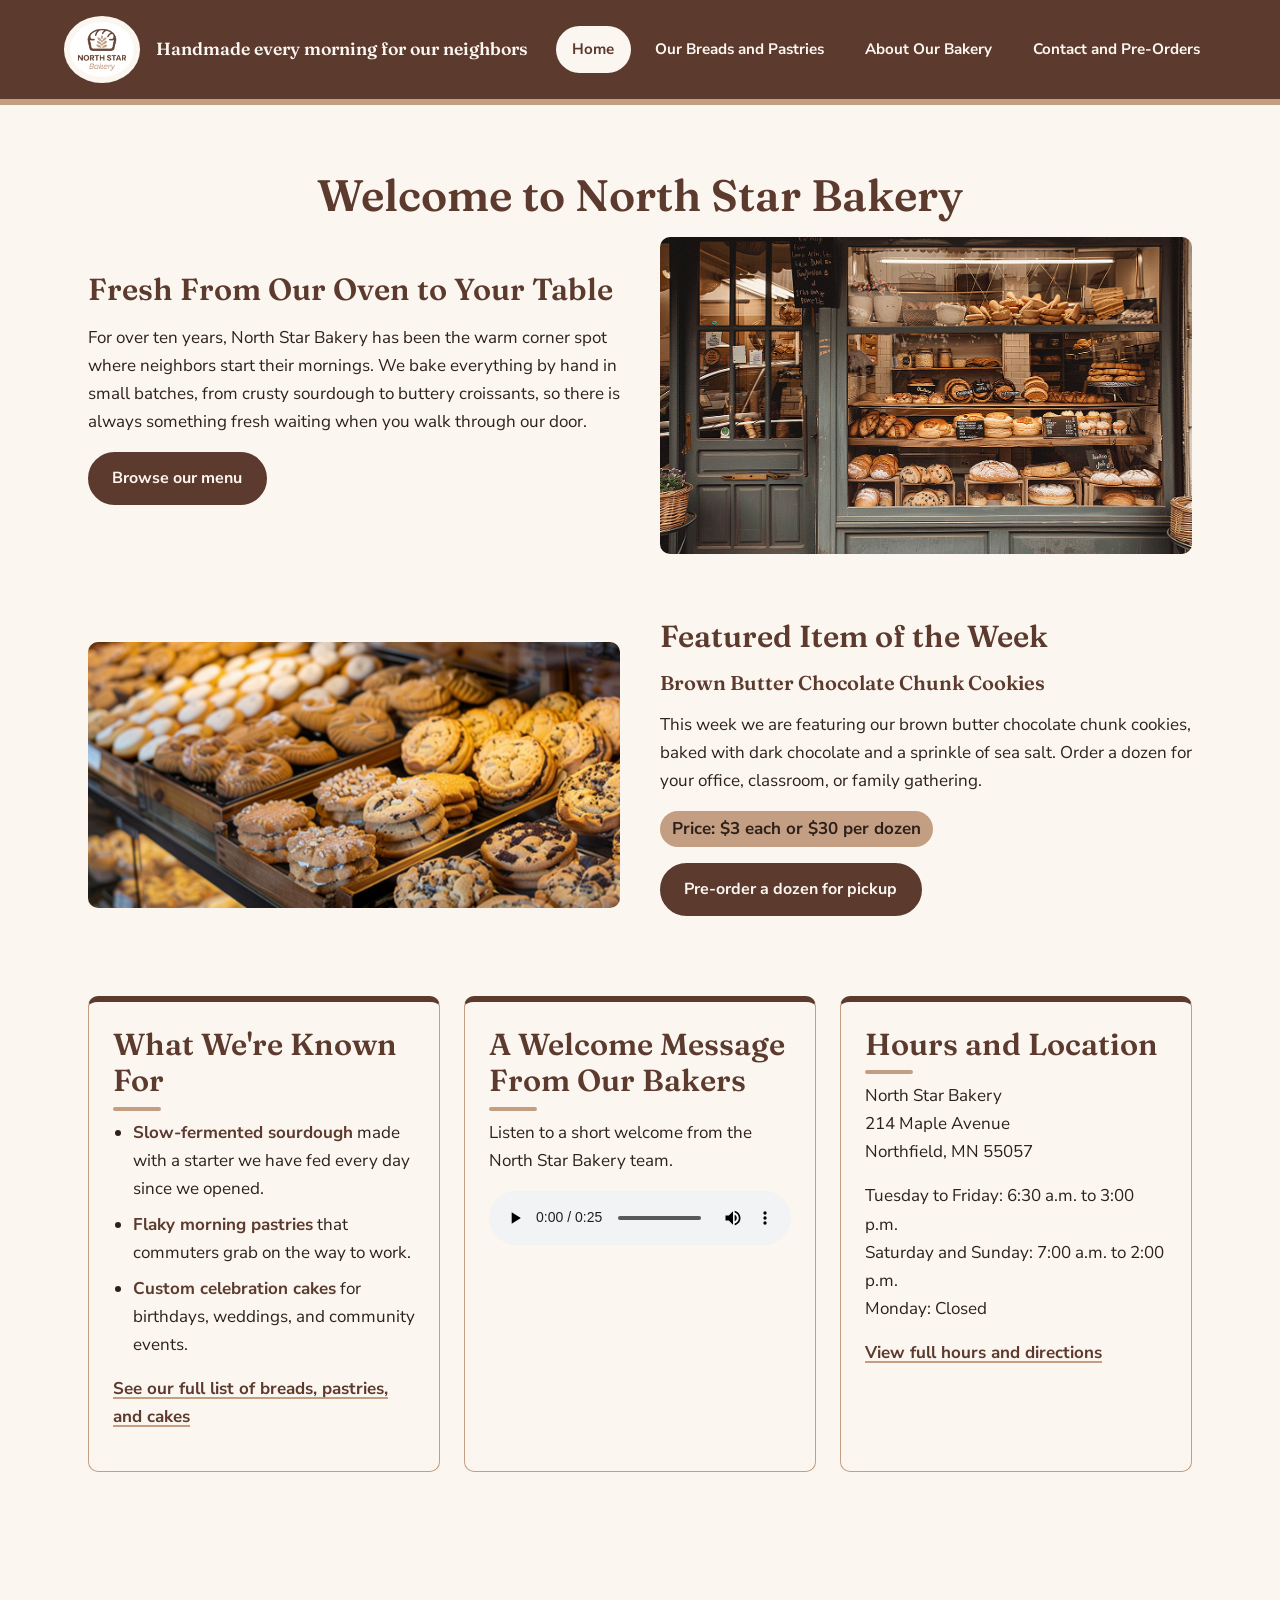
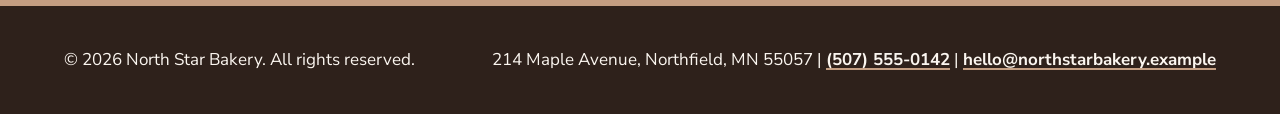
<file: index.html>
<!DOCTYPE html>
<html lang="en">
<head>
  <meta charset="UTF-8">
  <meta name="viewport" content="width=device-width, initial-scale=1.0">
  <meta name="description" content="North Star Bakery is a neighborhood bakery offering handmade breads, pastries, and cakes, with easy pre-orders for pickup.">
  <title>Home | North Star Bakery</title>
  <link rel="stylesheet" href="css/styles.css">
</head>
<body>
  <a class="skip-link" href="#main-content">Skip to main content</a>
  <header class="site-header">
    <div class="header-inner">
    <div class="brand">
      <img src="media/bakery-logo_c.png" alt="North Star Bakery logo" width="160" height="137">
      <p class="tagline">Handmade every morning for our neighbors</p>
    </div>
    <nav aria-label="Main navigation">
      <ul>
        <li><a href="index.html" aria-current="page">Home</a></li>
        <li><a href="products.html">Our Breads and Pastries</a></li>
        <li><a href="about.html">About Our Bakery</a></li>
        <li><a href="contact.html">Contact and Pre-Orders</a></li>
      </ul>
    </nav>
    </div>
  </header>

  <main id="main-content">
    <h1>Welcome to North Star Bakery</h1>

    <section class="split" aria-labelledby="welcome-heading">
      <div>
        <h2 id="welcome-heading">Fresh From Our Oven to Your Table</h2>
        <p>For over ten years, North Star Bakery has been the warm corner spot where neighbors start their mornings. We bake everything by hand in small batches, from crusty sourdough to buttery croissants, so there is always something fresh waiting when you walk through our door.</p>
        <p><a class="button" href="products.html">Browse our menu</a></p>
      </div>
      <img src="media/bakery-storefront_c.png" alt="North Star Bakery storefront with green wooden doors and a front window filled with fresh loaves, rolls, and pastries on wooden shelves" width="600" height="358">
    </section>

    <section class="split reverse" aria-labelledby="featured-heading">
      <div>
        <h2 id="featured-heading">Featured Item of the Week</h2>
        <h3>Brown Butter Chocolate Chunk Cookies</h3>
        <p>This week we are featuring our brown butter chocolate chunk cookies, baked with dark chocolate and a sprinkle of sea salt. Order a dozen for your office, classroom, or family gathering.</p>
        <p class="price"><strong>Price:</strong> $3 each or $30 per dozen</p>
        <p><a class="button" href="contact.html">Pre-order a dozen for pickup</a></p>
      </div>
      <picture>
        <source media="(min-width: 800px)" srcset="media/bakery-feature-large_c.png">
        <img src="media/bakery-feature-small_c.png" alt="Bakery display case filled with trays of golden chocolate chunk cookies, sugar cookies, and cinnamon rolls" width="400" height="400">
      </picture>
    </section>

    <div class="card-row">
      <section class="card" aria-labelledby="known-heading">
        <h2 id="known-heading">What We're Known For</h2>
        <ul>
          <li><strong>Slow-fermented sourdough</strong> made with a starter we have fed every day since we opened.</li>
          <li><strong>Flaky morning pastries</strong> that commuters grab on the way to work.</li>
          <li><strong>Custom celebration cakes</strong> for birthdays, weddings, and community events.</li>
        </ul>
        <p><a href="products.html">See our full list of breads, pastries, and cakes</a></p>
      </section>

      <section class="card" aria-labelledby="audio-heading">
        <h2 id="audio-heading">A Welcome Message From Our Bakers</h2>
        <p>Listen to a short welcome from the North Star Bakery team.</p>
        <audio controls preload="metadata">
          <source src="media/bakery-welcome_c.mp3" type="audio/mpeg">
          <p>Your browser does not support the audio element. You can <a href="media/bakery-welcome_c.mp3">download the welcome message (MP3)</a> instead. In the message, our bakers welcome you to North Star Bakery and invite you to stop by for a fresh loaf or pre-order treats for your next event.</p>
        </audio>
      </section>

      <section class="card" aria-labelledby="hours-heading">
        <h2 id="hours-heading">Hours and Location</h2>
        <address>
          North Star Bakery<br>
          214 Maple Avenue<br>
          Northfield, MN 55057
        </address>
        <p>Tuesday to Friday: 6:30 a.m. to 3:00 p.m.<br>
           Saturday and Sunday: 7:00 a.m. to 2:00 p.m.<br>
           Monday: Closed</p>
        <p><a href="contact.html">View full hours and directions</a></p>
      </section>
    </div>
  </main>

  <footer class="site-footer">
    <div class="footer-inner">
    <p>&copy; 2026 North Star Bakery. All rights reserved.</p>
    <p>214 Maple Avenue, Northfield, MN 55057 | <a href="tel:+15075550142">(507) 555-0142</a> | <a href="mailto:hello@northstarbakery.example">hello@northstarbakery.example</a></p>
    </div>
  </footer>
</body>
</html>
</file>
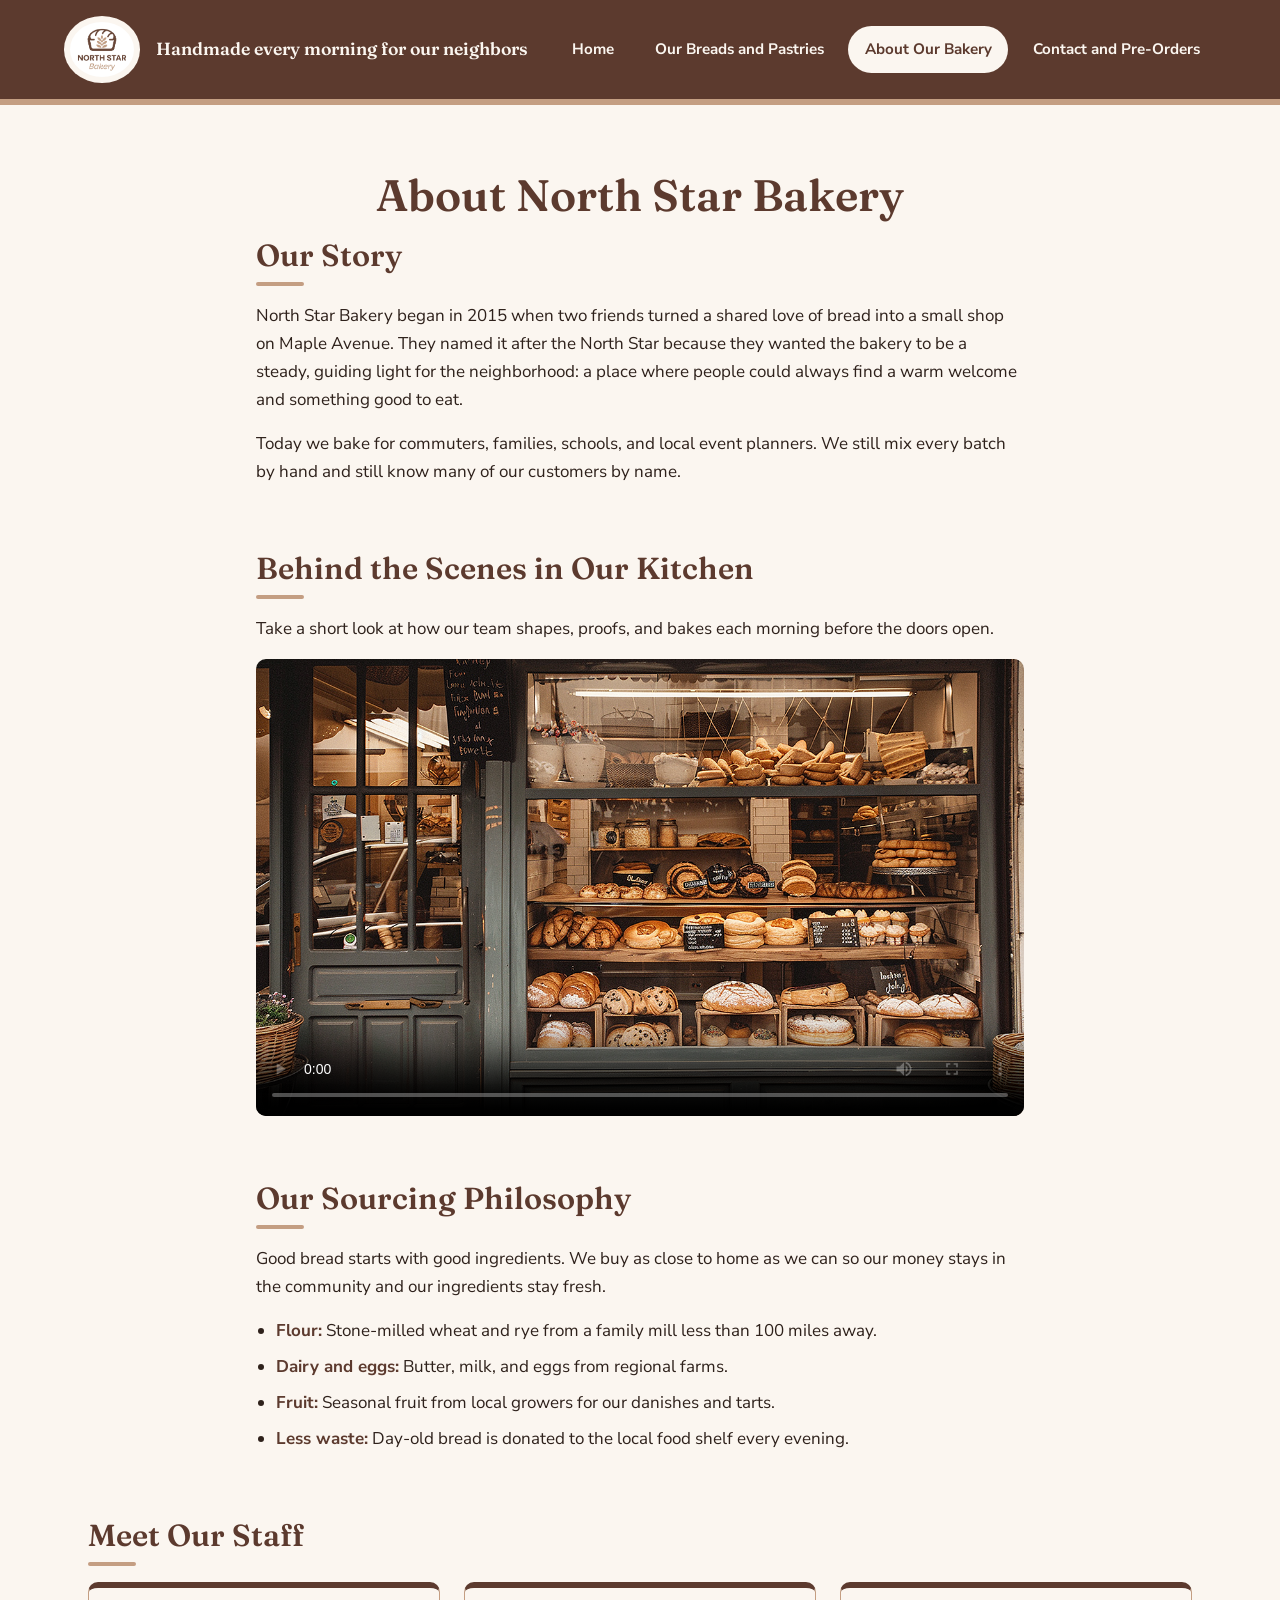
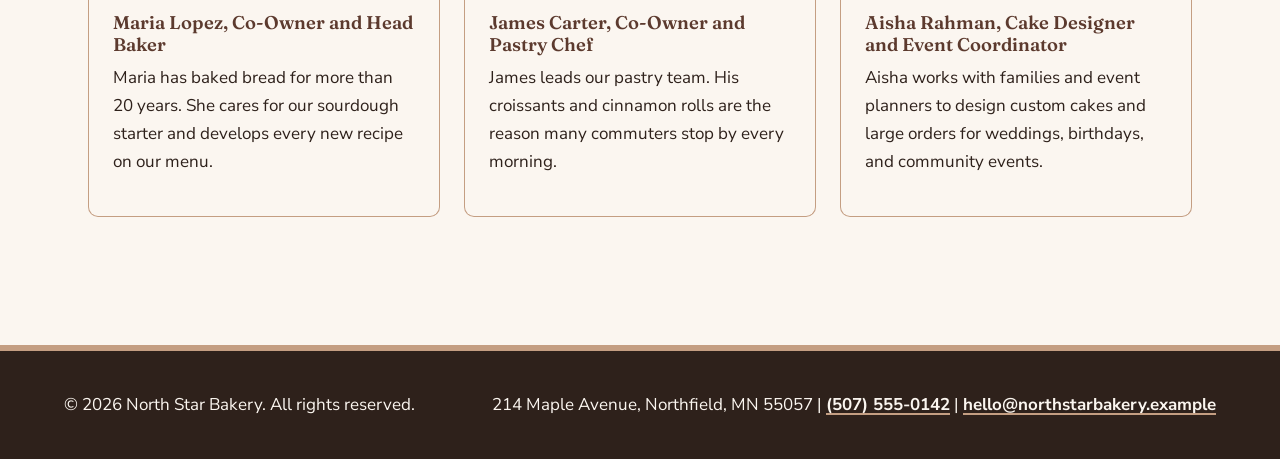
<file: about.html>
<!DOCTYPE html>
<html lang="en">
<head>
  <meta charset="UTF-8">
  <meta name="viewport" content="width=device-width, initial-scale=1.0">
  <meta name="description" content="Learn the story of North Star Bakery, how we source our ingredients, and meet the bakers behind every loaf.">
  <title>About Our Bakery | North Star Bakery</title>
  <link rel="stylesheet" href="css/styles.css">
</head>
<body>
  <a class="skip-link" href="#main-content">Skip to main content</a>
  <header class="site-header">
    <div class="header-inner">
    <div class="brand">
      <img src="media/bakery-logo_c.png" alt="North Star Bakery logo" width="160" height="137">
      <p class="tagline">Handmade every morning for our neighbors</p>
    </div>
    <nav aria-label="Main navigation">
      <ul>
        <li><a href="index.html">Home</a></li>
        <li><a href="products.html">Our Breads and Pastries</a></li>
        <li><a href="about.html" aria-current="page">About Our Bakery</a></li>
        <li><a href="contact.html">Contact and Pre-Orders</a></li>
      </ul>
    </nav>
    </div>
  </header>

  <main id="main-content">
    <h1>About North Star Bakery</h1>

    <section class="media-block" aria-labelledby="story-heading">
      <h2 id="story-heading">Our Story</h2>
      <p>North Star Bakery began in 2015 when two friends turned a shared love of bread into a small shop on Maple Avenue. They named it after the North Star because they wanted the bakery to be a steady, guiding light for the neighborhood: a place where people could always find a warm welcome and something good to eat.</p>
      <p>Today we bake for commuters, families, schools, and local event planners. We still mix every batch by hand and still know many of our customers by name.</p>
    </section>

    <section class="media-block" aria-labelledby="video-heading">
      <h2 id="video-heading">Behind the Scenes in Our Kitchen</h2>
      <p>Take a short look at how our team shapes, proofs, and bakes each morning before the doors open.</p>
      <video controls preload="metadata" width="640" poster="media/bakery-storefront_c.png">
        <source src="media/bakery-behind-scenes_c.mp4" type="video/mp4">
        <p>Your browser does not support the video element. You can <a href="media/bakery-behind-scenes_c.mp4">download the behind-the-scenes video (MP4)</a> instead. The video shows our bakers kneading dough, shaping loaves by hand, and pulling fresh bread from the oven in the early morning.</p>
      </video>
    </section>

    <section class="media-block" aria-labelledby="sourcing-heading">
      <h2 id="sourcing-heading">Our Sourcing Philosophy</h2>
      <p>Good bread starts with good ingredients. We buy as close to home as we can so our money stays in the community and our ingredients stay fresh.</p>
      <ul>
        <li><strong>Flour:</strong> Stone-milled wheat and rye from a family mill less than 100 miles away.</li>
        <li><strong>Dairy and eggs:</strong> Butter, milk, and eggs from regional farms.</li>
        <li><strong>Fruit:</strong> Seasonal fruit from local growers for our danishes and tarts.</li>
        <li><strong>Less waste:</strong> Day-old bread is donated to the local food shelf every evening.</li>
      </ul>
    </section>

    <section aria-labelledby="staff-heading">
      <h2 id="staff-heading">Meet Our Staff</h2>
      <div class="card-row staff-row">

      <article class="card">
        <h3>Maria Lopez, Co-Owner and Head Baker</h3>
        <p>Maria has baked bread for more than 20 years. She cares for our sourdough starter and develops every new recipe on our menu.</p>
      </article>

      <article class="card">
        <h3>James Carter, Co-Owner and Pastry Chef</h3>
        <p>James leads our pastry team. His croissants and cinnamon rolls are the reason many commuters stop by every morning.</p>
      </article>

      <article class="card">
        <h3>Aisha Rahman, Cake Designer and Event Coordinator</h3>
        <p>Aisha works with families and event planners to design custom cakes and large orders for weddings, birthdays, and community events.</p>
      </article>
      </div>
    </section>
  </main>

  <footer class="site-footer">
    <div class="footer-inner">
    <p>&copy; 2026 North Star Bakery. All rights reserved.</p>
    <p>214 Maple Avenue, Northfield, MN 55057 | <a href="tel:+15075550142">(507) 555-0142</a> | <a href="mailto:hello@northstarbakery.example">hello@northstarbakery.example</a></p>
    </div>
  </footer>
</body>
</html>
</file>
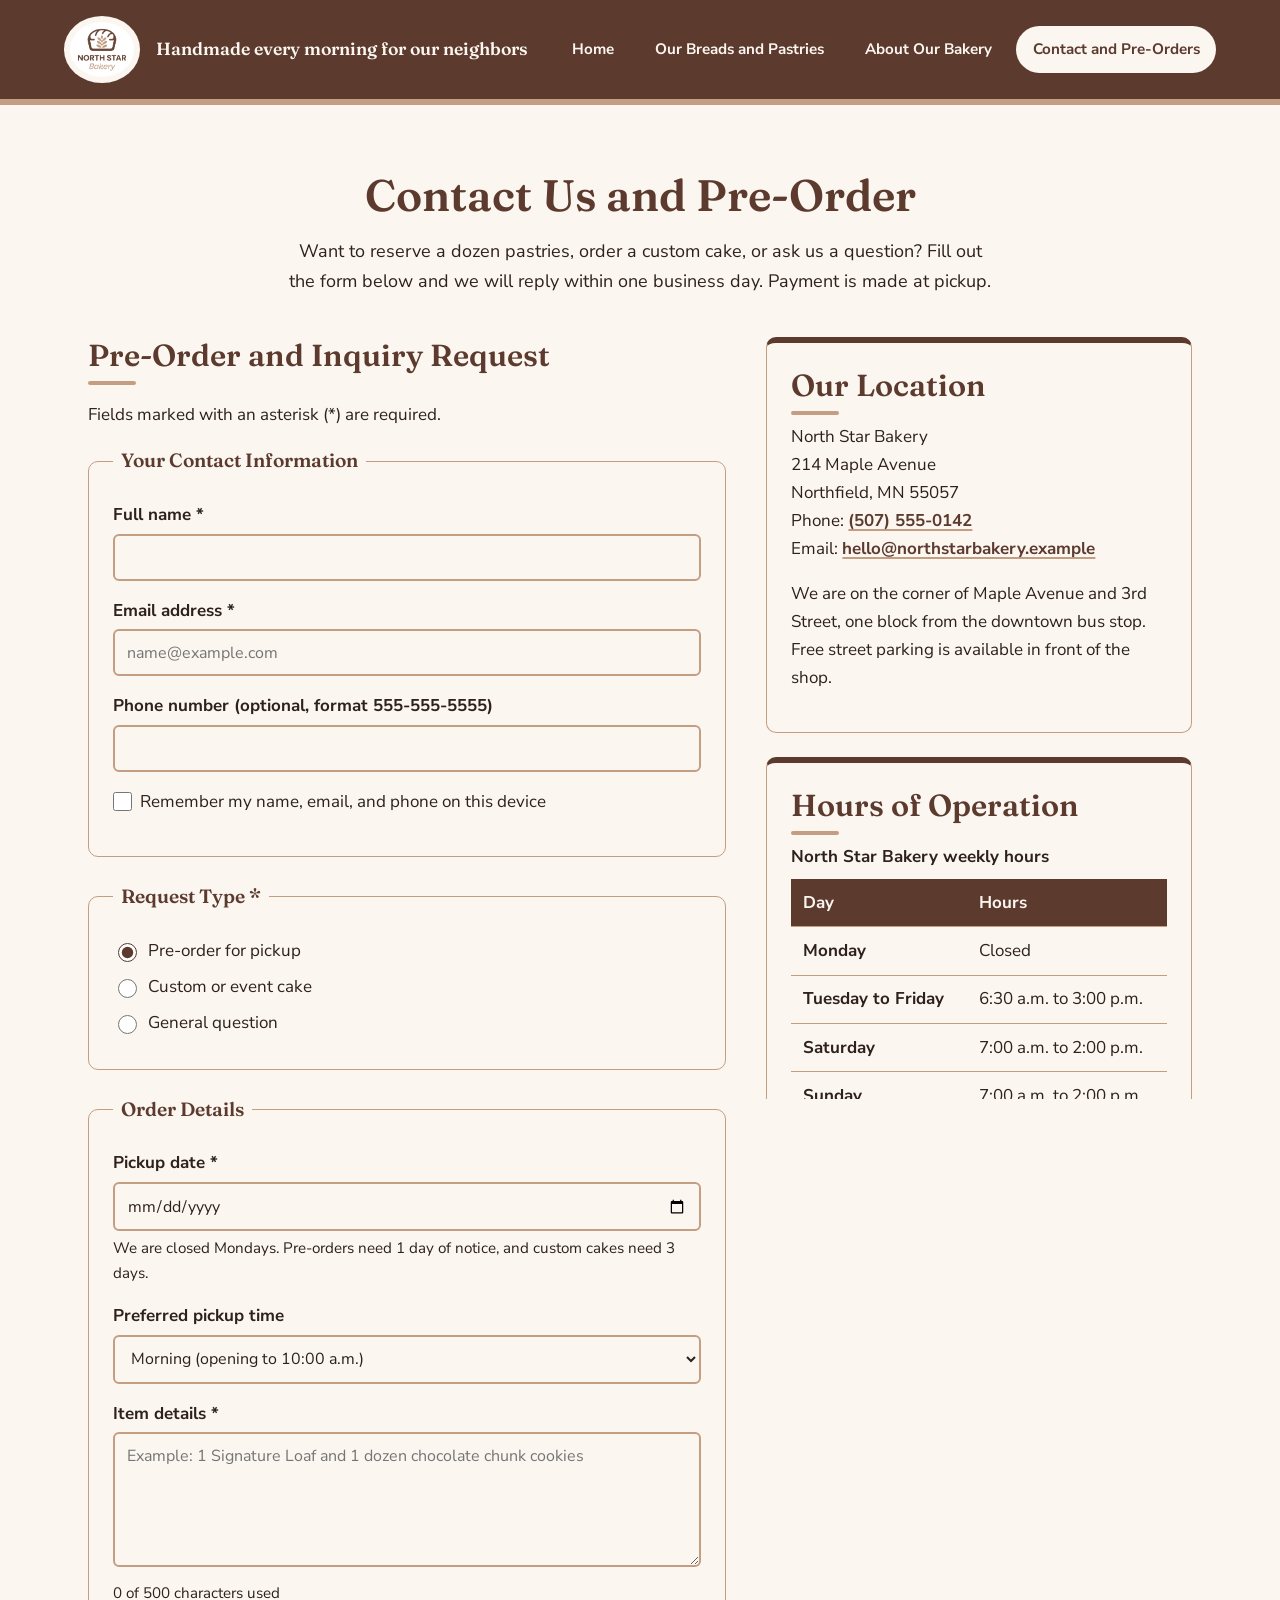
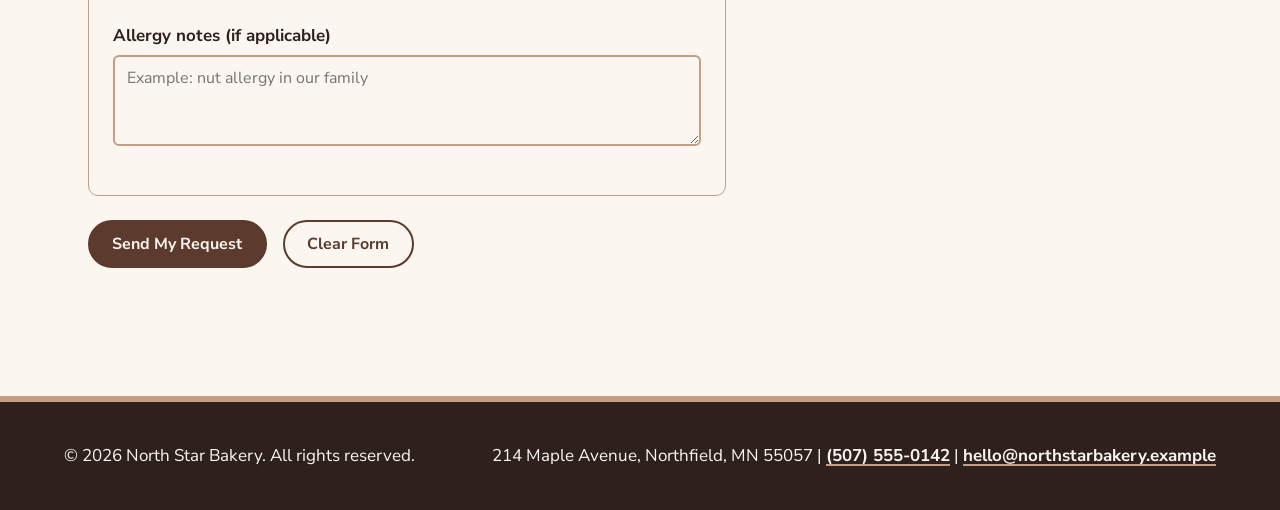
<file: contact.html>
<!DOCTYPE html>
<html lang="en">
<head>
  <meta charset="UTF-8">
  <meta name="viewport" content="width=device-width, initial-scale=1.0">
  <meta name="description" content="Send North Star Bakery a pre-order request or general question, and find our location and hours.">
  <title>Contact and Pre-Orders | North Star Bakery</title>
  <link rel="stylesheet" href="css/styles.css">
  <script src="js/storage.js" defer></script>
  <script src="js/menu-data.js" defer></script>
  <script src="js/contact-form.js" defer></script>
</head>
<body>
  <a class="skip-link" href="#main-content">Skip to main content</a>
  <header class="site-header">
    <div class="header-inner">
    <div class="brand">
      <img src="media/bakery-logo_c.png" alt="North Star Bakery logo" width="160" height="137">
      <p class="tagline">Handmade every morning for our neighbors</p>
    </div>
    <nav aria-label="Main navigation">
      <ul>
        <li><a href="index.html">Home</a></li>
        <li><a href="products.html">Our Breads and Pastries</a></li>
        <li><a href="about.html">About Our Bakery</a></li>
        <li><a href="contact.html" aria-current="page">Contact and Pre-Orders</a></li>
      </ul>
    </nav>
    </div>
  </header>

  <main id="main-content">
    <h1>Contact Us and Pre-Order</h1>
    <p class="intro">Want to reserve a dozen pastries, order a custom cake, or ask us a question? Fill out the form below and we will reply within one business day. Payment is made at pickup.</p>

    <div class="contact-layout">
    <section aria-labelledby="form-heading">
      <h2 id="form-heading">Pre-Order and Inquiry Request</h2>
      <p>Fields marked with an asterisk (*) are required.</p>

      <div id="form-success" class="form-success" role="status" tabindex="-1" hidden></div>
      <div id="form-summary" class="form-summary" role="alert" tabindex="-1" hidden></div>
      <p id="list-notice" class="form-notice" hidden></p>

      <form id="request-form" action="#" method="post">
        <fieldset>
          <legend>Your Contact Information</legend>

          <p>
            <label for="full-name">Full name *</label><br>
            <input type="text" id="full-name" name="full-name" autocomplete="name" required minlength="2" maxlength="60" aria-describedby="full-name-error">
            <span class="field-error" id="full-name-error"></span>
          </p>

          <p>
            <label for="email">Email address *</label><br>
            <input type="email" id="email" name="email" autocomplete="email" required placeholder="name@example.com" aria-describedby="email-error">
            <span class="field-error" id="email-error"></span>
          </p>

          <p>
            <label for="phone">Phone number (optional, format 555-555-5555)</label><br>
            <input type="tel" id="phone" name="phone" autocomplete="tel" pattern="[0-9]{3}-[0-9]{3}-[0-9]{4}" title="Use the format 555-555-5555" aria-describedby="phone-error">
            <span class="field-error" id="phone-error"></span>
          </p>

          <p class="check-option">
            <input type="checkbox" id="remember-me" name="remember-me">
            <label for="remember-me">Remember my name, email, and phone on this device</label>
          </p>
        </fieldset>

        <fieldset>
          <legend>Request Type *</legend>

          <p class="radio-option">
            <input type="radio" id="type-preorder" name="request-type" value="pre-order" required checked>
            <label for="type-preorder">Pre-order for pickup</label>
          </p>
          <p class="radio-option">
            <input type="radio" id="type-cake" name="request-type" value="custom-cake">
            <label for="type-cake">Custom or event cake</label>
          </p>
          <p class="radio-option">
            <input type="radio" id="type-question" name="request-type" value="general-question">
            <label for="type-question">General question</label>
          </p>
        </fieldset>

        <fieldset>
          <legend>Order Details</legend>

          <p>
            <label for="pickup-date">Pickup date *</label><br>
            <input type="date" id="pickup-date" name="pickup-date" required min="2026-01-01" max="2027-12-31" aria-describedby="pickup-date-hint pickup-date-error">
            <span class="field-hint" id="pickup-date-hint">We are closed Mondays. Pre-orders need 1 day of notice, and custom cakes need 3 days.</span>
            <span class="field-error" id="pickup-date-error"></span>
          </p>

          <p>
            <label for="pickup-time">Preferred pickup time</label><br>
            <select id="pickup-time" name="pickup-time">
              <option value="morning">Morning (opening to 10:00 a.m.)</option>
              <option value="midday">Midday (10:00 a.m. to noon)</option>
              <option value="afternoon">Afternoon (noon to closing)</option>
            </select>
          </p>

          <p>
            <label for="item-details">Item details *</label><br>
            <textarea id="item-details" name="item-details" rows="5" cols="40" required minlength="5" maxlength="500" placeholder="Example: 1 Signature Loaf and 1 dozen chocolate chunk cookies" aria-describedby="item-details-count item-details-error"></textarea>
            <span class="field-hint" id="item-details-count">0 of 500 characters used</span>
            <span class="field-error" id="item-details-error"></span>
          </p>

          <p>
            <label for="allergy-notes">Allergy notes (if applicable)</label><br>
            <textarea id="allergy-notes" name="allergy-notes" rows="3" cols="40" maxlength="300" placeholder="Example: nut allergy in our family"></textarea>
          </p>
        </fieldset>

        <p class="form-actions">
          <button type="submit">Send My Request</button>
          <button type="reset">Clear Form</button>
        </p>
      </form>
    </section>

    <div class="contact-info">
    <section class="card" aria-labelledby="location-heading">
      <h2 id="location-heading">Our Location</h2>
      <address>
        North Star Bakery<br>
        214 Maple Avenue<br>
        Northfield, MN 55057<br>
        Phone: <a href="tel:+15075550142">(507) 555-0142</a><br>
        Email: <a href="mailto:hello@northstarbakery.example">hello@northstarbakery.example</a>
      </address>
      <p>We are on the corner of Maple Avenue and 3rd Street, one block from the downtown bus stop. Free street parking is available in front of the shop.</p>
    </section>

    <section class="card" aria-labelledby="hours-heading">
      <h2 id="hours-heading">Hours of Operation</h2>
      <table>
        <caption>North Star Bakery weekly hours</caption>
        <thead>
          <tr>
            <th scope="col">Day</th>
            <th scope="col">Hours</th>
          </tr>
        </thead>
        <tbody>
          <tr>
            <th scope="row">Monday</th>
            <td>Closed</td>
          </tr>
          <tr>
            <th scope="row">Tuesday to Friday</th>
            <td>6:30 a.m. to 3:00 p.m.</td>
          </tr>
          <tr>
            <th scope="row">Saturday</th>
            <td>7:00 a.m. to 2:00 p.m.</td>
          </tr>
          <tr>
            <th scope="row">Sunday</th>
            <td>7:00 a.m. to 2:00 p.m.</td>
          </tr>
        </tbody>
      </table>
      <p>Pre-orders need at least 24 hours' notice. Custom cakes need at least 72 hours' notice.</p>
    </section>
    </div>
    </div>
  </main>

  <footer class="site-footer">
    <div class="footer-inner">
    <p>&copy; 2026 North Star Bakery. All rights reserved.</p>
    <p>214 Maple Avenue, Northfield, MN 55057 | <a href="tel:+15075550142">(507) 555-0142</a> | <a href="mailto:hello@northstarbakery.example">hello@northstarbakery.example</a></p>
    </div>
  </footer>
</body>
</html>
</file>
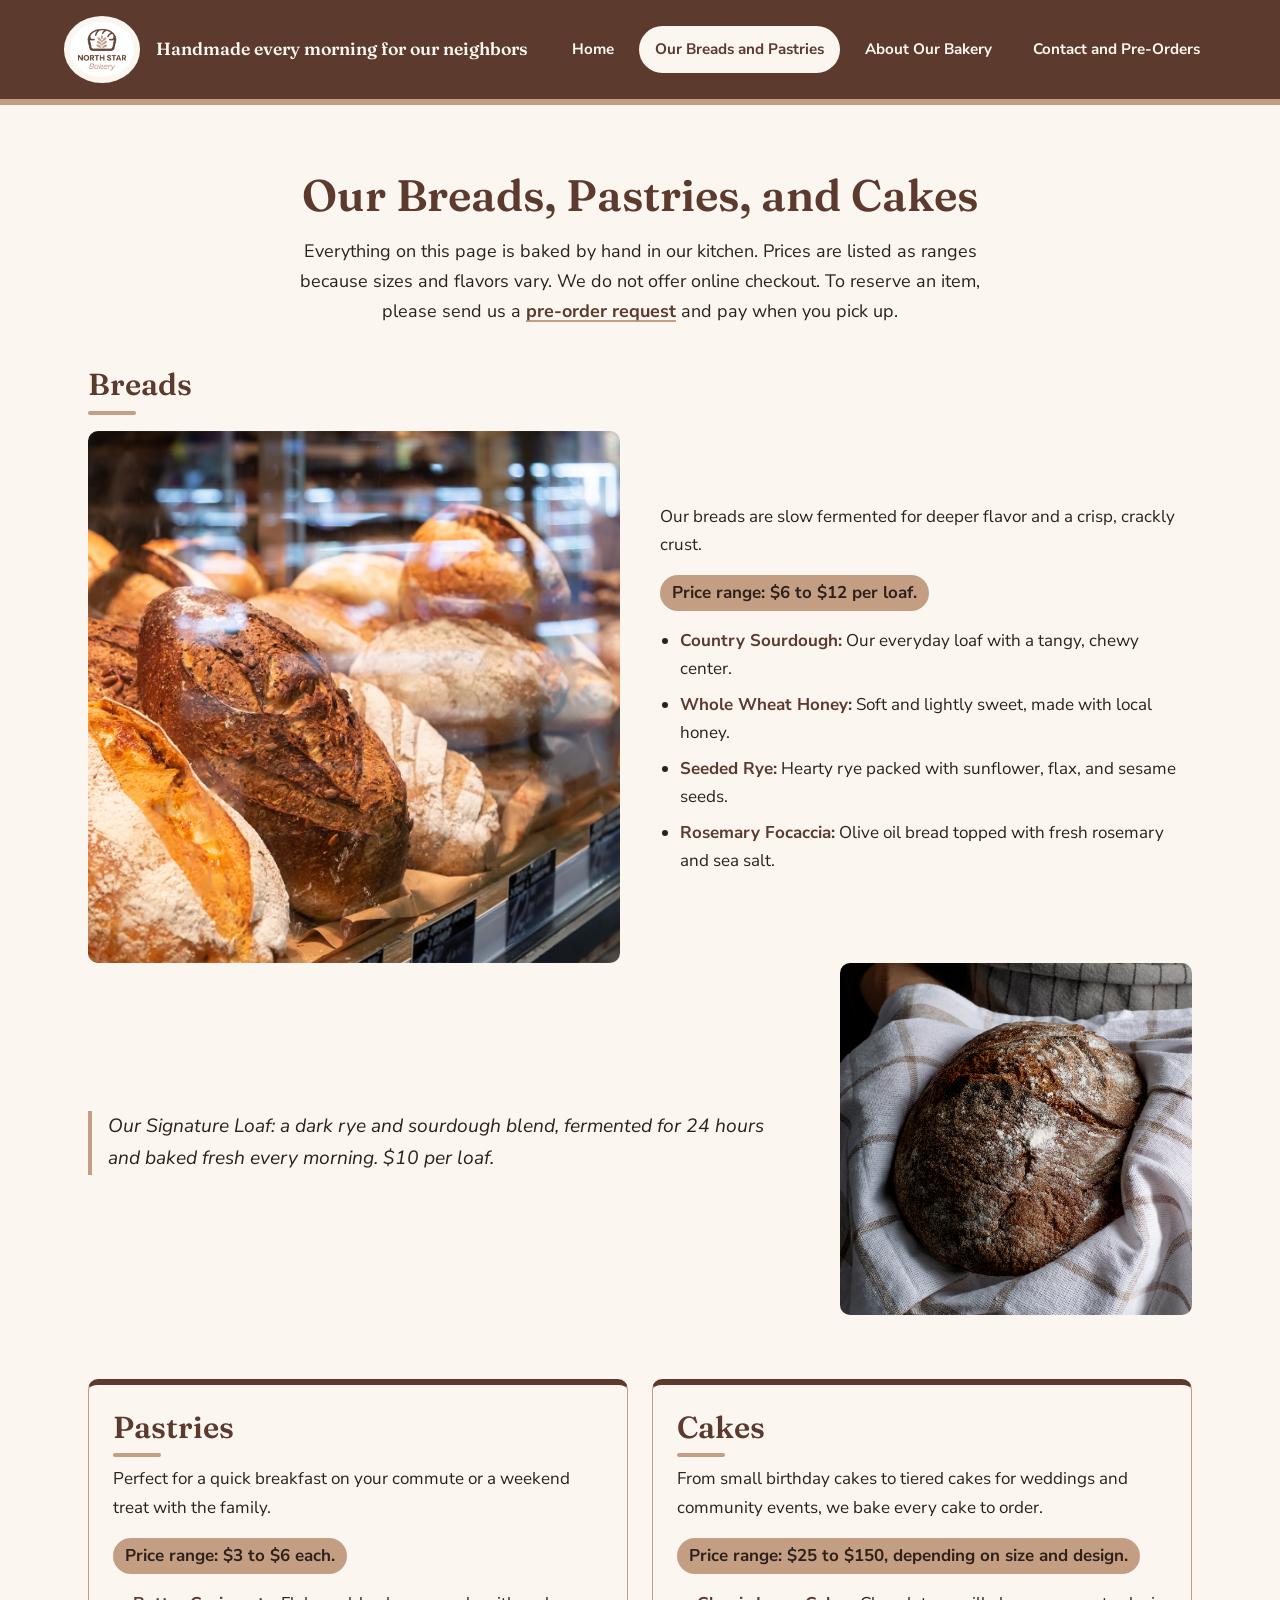
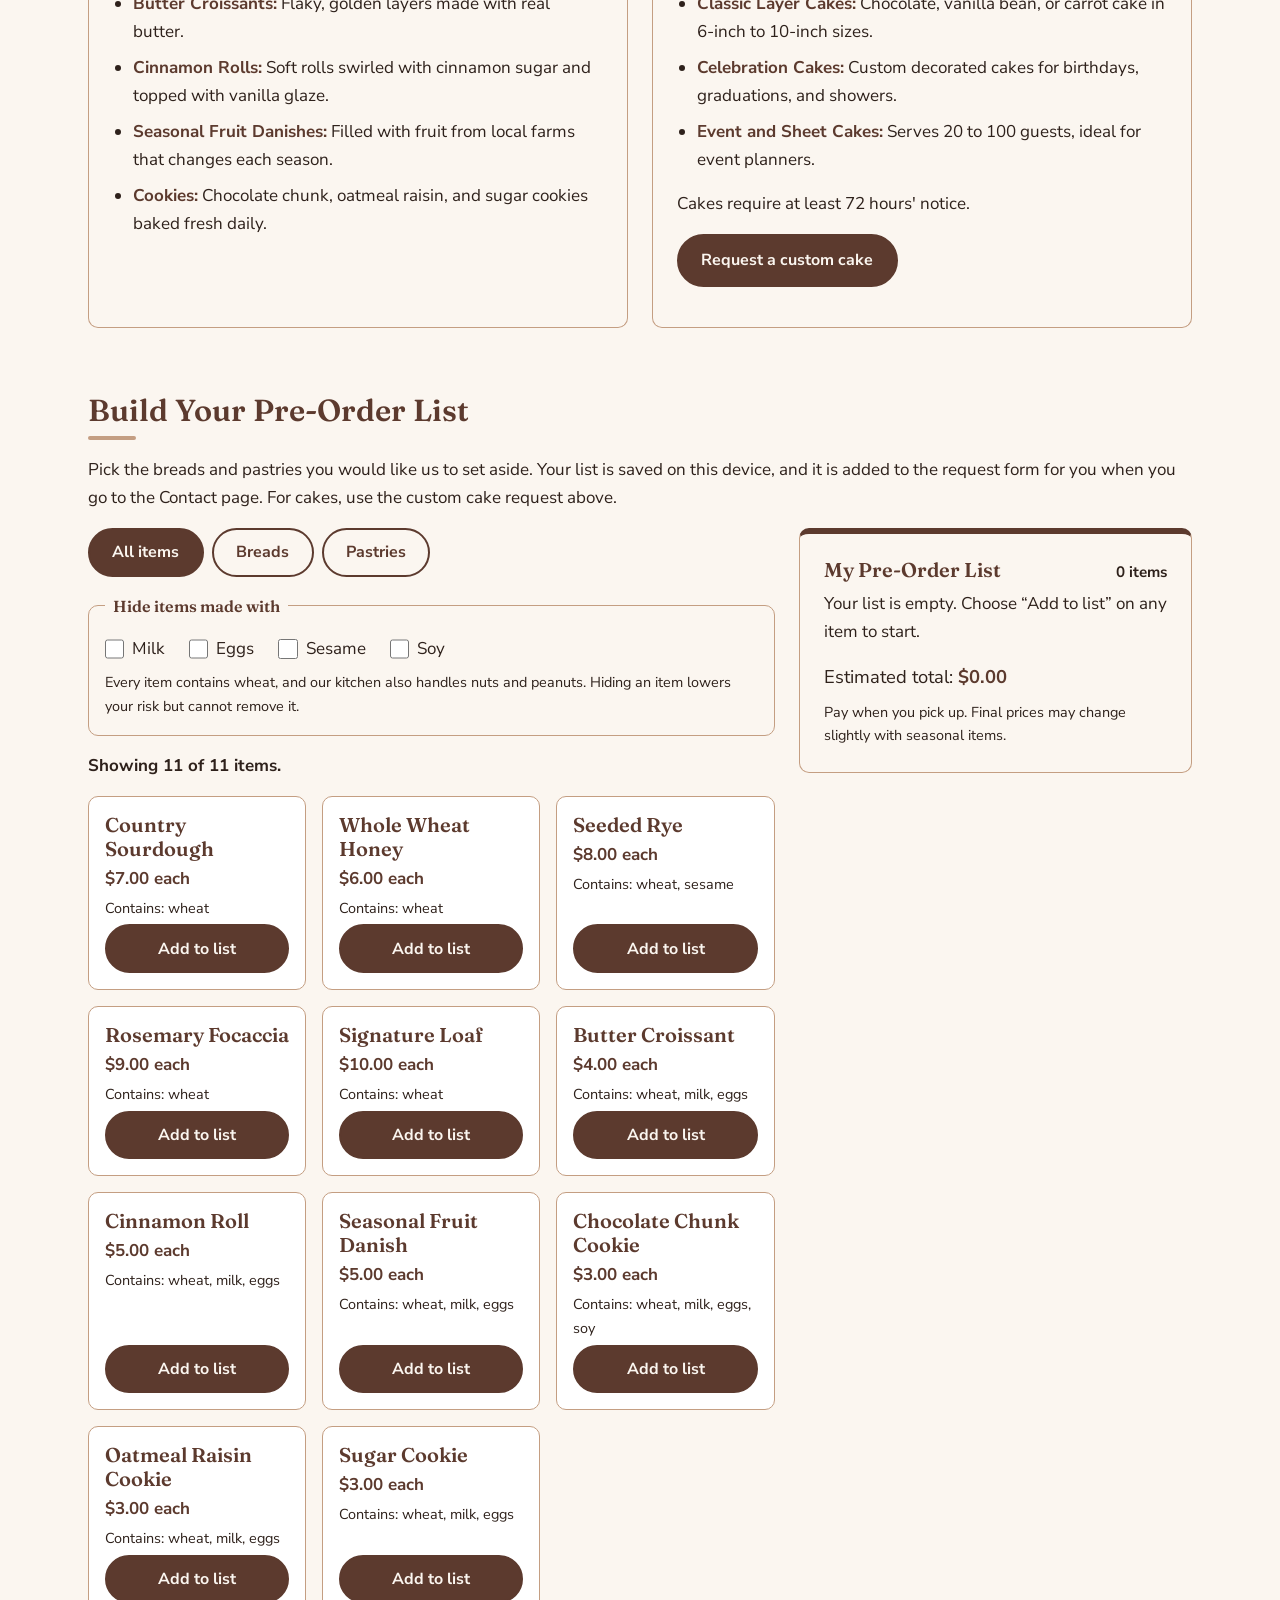
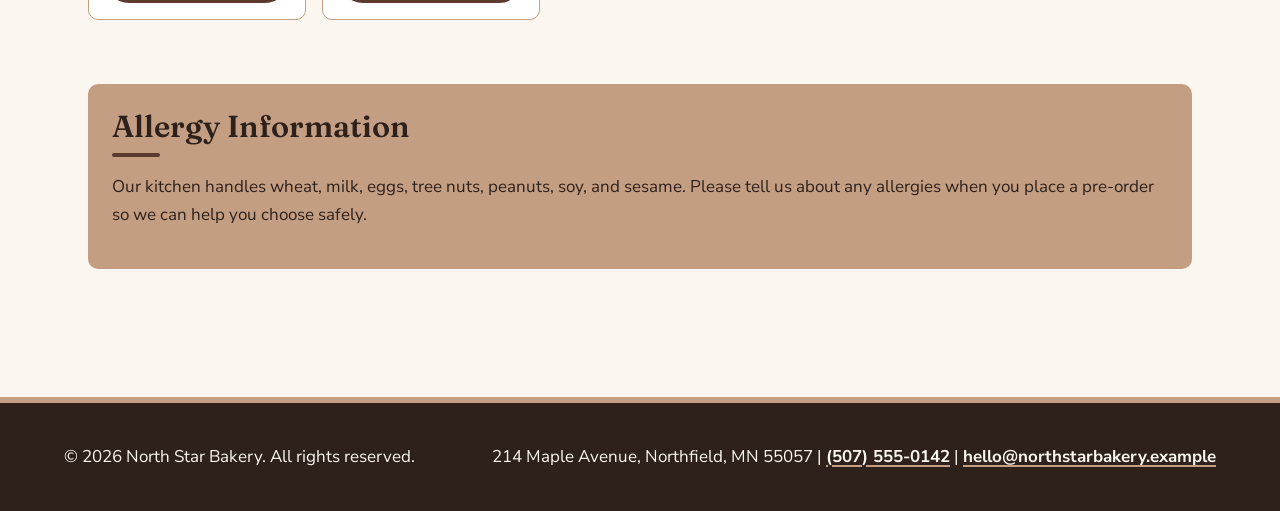
<file: products.html>
<!DOCTYPE html>
<html lang="en">
<head>
  <meta charset="UTF-8">
  <meta name="viewport" content="width=device-width, initial-scale=1.0">
  <meta name="description" content="Browse North Star Bakery's handmade breads, pastries, and cakes with price ranges. Pre-order for pickup.">
  <title>Breads, Pastries, and Cakes | North Star Bakery</title>
  <link rel="stylesheet" href="css/styles.css">
  <script src="js/storage.js" defer></script>
  <script src="js/menu-data.js" defer></script>
  <script src="js/preorder-list.js" defer></script>
</head>
<body>
  <a class="skip-link" href="#main-content">Skip to main content</a>
  <header class="site-header">
    <div class="header-inner">
    <div class="brand">
      <img src="media/bakery-logo_c.png" alt="North Star Bakery logo" width="160" height="137">
      <p class="tagline">Handmade every morning for our neighbors</p>
    </div>
    <nav aria-label="Main navigation">
      <ul>
        <li><a href="index.html">Home</a></li>
        <li><a href="products.html" aria-current="page">Our Breads and Pastries</a></li>
        <li><a href="about.html">About Our Bakery</a></li>
        <li><a href="contact.html">Contact and Pre-Orders</a></li>
      </ul>
    </nav>
    </div>
  </header>

  <main id="main-content">
    <h1>Our Breads, Pastries, and Cakes</h1>
    <p class="intro">Everything on this page is baked by hand in our kitchen. Prices are listed as ranges because sizes and flavors vary. We do not offer online checkout. To reserve an item, please send us a <a href="contact.html">pre-order request</a> and pay when you pick up.</p>

    <section aria-labelledby="breads-heading">
      <h2 id="breads-heading">Breads</h2>
      <div class="split">
        <div>
          <img src="media/bakery-bread_c.png" alt="Rustic sourdough, whole wheat, and seeded loaves with crackly golden crusts lined up in our glass display case" width="400" height="400">
        </div>
        <div>
          <p>Our breads are slow fermented for deeper flavor and a crisp, crackly crust.</p>
          <p class="price"><strong>Price range: $6 to $12 per loaf.</strong></p>
          <ul>
            <li><strong>Country Sourdough:</strong> Our everyday loaf with a tangy, chewy center.</li>
            <li><strong>Whole Wheat Honey:</strong> Soft and lightly sweet, made with local honey.</li>
            <li><strong>Seeded Rye:</strong> Hearty rye packed with sunflower, flax, and sesame seeds.</li>
            <li><strong>Rosemary Focaccia:</strong> Olive oil bread topped with fresh rosemary and sea salt.</li>
          </ul>
        </div>
      </div>

      <figure class="split reverse">
        <img src="media/bakery-signature-loaf_c.png" alt="Round, dark-crusted Signature Loaf dusted with flour, resting on a white and gray checkered kitchen towel" width="400" height="400">
        <figcaption>Our Signature Loaf: a dark rye and sourdough blend, fermented for 24 hours and baked fresh every morning. $10 per loaf.</figcaption>
      </figure>
    </section>

    <div class="card-row">
      <section class="card" aria-labelledby="pastries-heading">
        <h2 id="pastries-heading">Pastries</h2>
        <p>Perfect for a quick breakfast on your commute or a weekend treat with the family.</p>
        <p class="price"><strong>Price range: $3 to $6 each.</strong></p>
        <ul>
          <li><strong>Butter Croissants:</strong> Flaky, golden layers made with real butter.</li>
          <li><strong>Cinnamon Rolls:</strong> Soft rolls swirled with cinnamon sugar and topped with vanilla glaze.</li>
          <li><strong>Seasonal Fruit Danishes:</strong> Filled with fruit from local farms that changes each season.</li>
          <li><strong>Cookies:</strong> Chocolate chunk, oatmeal raisin, and sugar cookies baked fresh daily.</li>
        </ul>
      </section>

      <section class="card" aria-labelledby="cakes-heading">
        <h2 id="cakes-heading">Cakes</h2>
        <p>From small birthday cakes to tiered cakes for weddings and community events, we bake every cake to order.</p>
        <p class="price"><strong>Price range: $25 to $150, depending on size and design.</strong></p>
        <ul>
          <li><strong>Classic Layer Cakes:</strong> Chocolate, vanilla bean, or carrot cake in 6-inch to 10-inch sizes.</li>
          <li><strong>Celebration Cakes:</strong> Custom decorated cakes for birthdays, graduations, and showers.</li>
          <li><strong>Event and Sheet Cakes:</strong> Serves 20 to 100 guests, ideal for event planners.</li>
        </ul>
        <p>Cakes require at least 72 hours' notice.</p>
        <p><a class="button" href="contact.html">Request a custom cake</a></p>
      </section>
    </div>

    <section id="preorder-builder" aria-labelledby="builder-heading">
      <h2 id="builder-heading">Build Your Pre-Order List</h2>
      <p>Pick the breads and pastries you would like us to set aside. Your list is saved on this device, and it is added to the request form for you when you go to the Contact page. For cakes, use the custom cake request above.</p>
      <noscript>
        <p>The list builder needs JavaScript. You can still list your items in the <a href="contact.html">pre-order form</a>.</p>
      </noscript>

      <div class="builder">
        <div class="builder-menu">
          <div class="filter-bar">
            <div class="category-buttons" id="category-buttons" role="group" aria-label="Show items by category"></div>
            <fieldset class="allergen-filter">
              <legend>Hide items made with</legend>
              <div id="allergen-options" class="check-row"></div>
              <p class="filter-note">Every item contains wheat, and our kitchen also handles nuts and peanuts. Hiding an item lowers your risk but cannot remove it.</p>
            </fieldset>
          </div>
          <p id="menu-count" class="menu-count" aria-live="polite"></p>
          <ul id="menu-grid" class="menu-grid"></ul>
        </div>

        <aside class="preorder-panel card" aria-labelledby="list-heading">
          <h3 id="list-heading" tabindex="-1">My Pre-Order List <span id="list-count" class="list-count">0 items</span></h3>
          <p id="list-empty">Your list is empty. Choose &ldquo;Add to list&rdquo; on any item to start.</p>
          <ul id="list-items" class="list-items"></ul>
          <p class="list-total">Estimated total: <strong id="list-total">$0.00</strong></p>
          <p class="filter-note">Pay when you pick up. Final prices may change slightly with seasonal items.</p>
          <div id="list-actions" class="list-actions">
            <a class="button" href="contact.html">Send this list as a pre-order</a>
            <button type="button" id="clear-list" class="button-secondary">Clear list</button>
          </div>
        </aside>
      </div>
      <p id="builder-status" class="visually-hidden" role="status"></p>
    </section>

    <section class="notice" aria-labelledby="allergy-heading">
      <h2 id="allergy-heading">Allergy Information</h2>
      <p>Our kitchen handles wheat, milk, eggs, tree nuts, peanuts, soy, and sesame. Please tell us about any allergies when you place a pre-order so we can help you choose safely.</p>
    </section>
  </main>

  <footer class="site-footer">
    <div class="footer-inner">
    <p>&copy; 2026 North Star Bakery. All rights reserved.</p>
    <p>214 Maple Avenue, Northfield, MN 55057 | <a href="tel:+15075550142">(507) 555-0142</a> | <a href="mailto:hello@northstarbakery.example">hello@northstarbakery.example</a></p>
    </div>
  </footer>
</body>
</html>
</file>
<file: css/styles.css>
/* ==========================================================
   North Star Bakery - Shared Stylesheet (Touchstone 3)
   Mobile-first: base styles target small screens, and the
   media queries at the bottom add multi-column layouts for
   tablets and desktops.

   Color palette (4 colors, taken from the bakery logo;
   Touchstone 4 adds an error red #9E2A1F and success green #2F5D34)
     Loaf Brown   #5C3A2E  headings, header, buttons, links
     Wheat Tan    #C49E82  borders, accents, highlight blocks
     Flour Cream  #FBF6F0  page and card backgrounds
     Espresso     #2E211B  body text

   Fonts (2 families)
     Fraunces     headings (warm, hand-crafted serif)
     Nunito Sans  body text, navigation, forms (clean sans-serif)
   ========================================================== */

/* ---------- Self-hosted fonts ---------- */
@font-face {
  font-family: "Fraunces";
  src: url("../fonts/fraunces-latin-600-normal.woff2") format("woff2");
  font-weight: 600;
  font-style: normal;
  font-display: swap;
}

@font-face {
  font-family: "Nunito Sans";
  src: url("../fonts/nunito-sans-latin-400-normal.woff2") format("woff2");
  font-weight: 400;
  font-style: normal;
  font-display: swap;
}

@font-face {
  font-family: "Nunito Sans";
  src: url("../fonts/nunito-sans-latin-400-italic.woff2") format("woff2");
  font-weight: 400;
  font-style: italic;
  font-display: swap;
}

@font-face {
  font-family: "Nunito Sans";
  src: url("../fonts/nunito-sans-latin-700-normal.woff2") format("woff2");
  font-weight: 700;
  font-style: normal;
  font-display: swap;
}

/* ---------- Design tokens ---------- */
:root {
  --brown: #5C3A2E;
  --tan: #C49E82;
  --cream: #FBF6F0;
  --ink: #2E211B;

  --font-heading: "Fraunces", Georgia, "Times New Roman", serif;
  --font-body: "Nunito Sans", "Segoe UI", Arial, sans-serif;

  /* Spacing scale used everywhere for consistent rhythm */
  --space-xs: 0.5rem;
  --space-sm: 1rem;
  --space-md: 1.5rem;
  --space-lg: 2.5rem;
  --space-xl: 4rem;

  --radius: 10px;
  --max-width: 72rem;
}

/* ---------- Base ---------- */
*,
*::before,
*::after {
  box-sizing: border-box;
}

body {
  margin: 0;
  background-color: var(--cream);
  color: var(--ink);
  font-family: var(--font-body);
  font-size: 1.0625rem;      /* 17px for comfortable reading */
  line-height: 1.65;
}

img,
video {
  display: block;
  max-width: 100%;
  height: auto;
}

/* ---------- Typography and hierarchy ---------- */
h1,
h2,
h3 {
  font-family: var(--font-heading);
  font-weight: 600;
  color: var(--brown);
  line-height: 1.2;
  margin: 0 0 var(--space-sm);
}

h1 {
  font-size: 2.1rem;
}

h2 {
  font-size: 1.6rem;
}

h3 {
  font-size: 1.25rem;
}

/* Small tan bar under section headings helps users scan */
section > h2::after {
  content: "";
  display: block;
  width: 3rem;
  height: 4px;
  margin-top: var(--space-xs);
  border-radius: 2px;
  background-color: var(--tan);
}

p,
ul,
address,
figure {
  margin: 0 0 var(--space-sm);
}

ul {
  padding-left: 1.25rem;
}

li {
  margin-bottom: var(--space-xs);
}

strong {
  color: var(--brown);
}

address {
  font-style: normal;
}

a {
  color: var(--brown);
  font-weight: 700;
  text-decoration-color: var(--tan);
  text-decoration-thickness: 2px;
  text-underline-offset: 3px;
}

a:hover {
  text-decoration-color: var(--brown);
}

a:focus-visible,
button:focus-visible,
input:focus-visible,
select:focus-visible,
textarea:focus-visible {
  outline: 3px solid var(--brown);
  outline-offset: 2px;
}

/* Skip link: hidden until a keyboard user tabs to it */
.skip-link {
  position: absolute;
  left: var(--space-sm);
  top: -4rem;
  padding: var(--space-xs) var(--space-sm);
  background-color: var(--cream);
  border-radius: var(--radius);
  z-index: 10;
}

.skip-link:focus {
  top: var(--space-sm);
}

/* ---------- Header and navigation ---------- */
.site-header {
  background-color: var(--brown);
  color: var(--cream);
  padding: var(--space-sm);
  border-bottom: 6px solid var(--tan);
}

.header-inner {
  display: flex;
  flex-direction: column;      /* stacked on phones */
  align-items: center;
  gap: var(--space-sm);
  max-width: var(--max-width);
  margin: 0 auto;
}

.brand {
  display: flex;
  align-items: center;
  gap: var(--space-sm);
}

.brand img {
  width: 76px;
  height: auto;
  background-color: var(--cream);
  border-radius: 50%;
  padding: 6px;
}

.tagline {
  margin: 0;
  font-family: var(--font-heading);
  font-size: 1.1rem;
  line-height: 1.3;
}

.site-header nav ul {
  display: flex;
  flex-wrap: wrap;
  justify-content: center;
  gap: var(--space-xs);
  list-style: none;
  margin: 0;
  padding: 0;
}

.site-header nav li {
  margin: 0;
}

.site-header nav a {
  display: block;
  padding: 0.55rem 0.9rem;    /* large tap targets on mobile */
  border: 2px solid transparent;
  border-radius: 999px;
  color: var(--cream);
  text-decoration: none;
  font-size: 0.95rem;
}

.site-header nav a:hover {
  border-color: var(--tan);
}

/* Current page is shown as a filled cream pill */
.site-header nav a[aria-current="page"] {
  background-color: var(--cream);
  color: var(--brown);
}

.site-header a:focus-visible {
  outline-color: var(--cream);
}

/* ---------- Main content area ---------- */
main {
  max-width: var(--max-width);
  margin: 0 auto;
  padding: var(--space-lg) var(--space-sm);
}

main > h1 {
  text-align: center;
}

.intro {
  max-width: 44rem;
  margin: 0 auto var(--space-lg);
  text-align: center;
  font-size: 1.125rem;
}

main section {
  margin-bottom: var(--space-xl);
}

/* Image + text layout (stacked on mobile, side by side later) */
.split {
  display: flex;
  flex-direction: column;
  gap: var(--space-md);
}

/* flex-basis 0 + min-width 0 keep large images from
   squeezing the text column: both halves share space equally */
.split > * {
  flex: 1 1 0;
  min-width: 0;
}

.split img {
  width: 100%;
  border-radius: var(--radius);
}

/* Row of cards built with Flexbox */
.card-row {
  display: flex;
  flex-direction: column;
  gap: var(--space-md);
  margin-bottom: var(--space-xl);
}

.card {
  flex: 1;
  margin: 0;
  padding: var(--space-md);
  background-color: var(--cream);
  border: 1px solid var(--tan);
  border-top: 6px solid var(--brown);
  border-radius: var(--radius);
}

.card-row > section {
  margin-bottom: 0;
}

.contact-info > section {
  margin-bottom: var(--space-md);
}

.card h2,
.card h3 {
  margin-bottom: var(--space-xs);
}

/* Highlighted block for important notices (allergy info, price) */
.notice {
  padding: var(--space-md);
  background-color: var(--tan);
  color: var(--ink);
  border-radius: var(--radius);
}

.notice h2,
.notice strong {
  color: var(--ink);
}

.notice h2::after {
  background-color: var(--brown);
}

.price {
  display: inline-block;
  padding: 0.25rem 0.75rem;
  background-color: var(--tan);
  border-radius: 999px;
  font-weight: 700;
}

.price strong {
  color: var(--ink);
}

/* Call-to-action links styled as buttons */
.button,
button {
  display: inline-block;
  padding: 0.7rem 1.4rem;
  border: 2px solid var(--brown);
  border-radius: 999px;
  background-color: var(--brown);
  color: var(--cream);
  font-family: var(--font-body);
  font-size: 1rem;
  font-weight: 700;
  text-decoration: none;
  cursor: pointer;
}

.button:hover,
button:hover {
  background-color: var(--ink);
  border-color: var(--ink);
}

button[type="reset"] {
  background-color: var(--cream);
  color: var(--brown);
}

button[type="reset"]:hover {
  background-color: var(--tan);
  color: var(--ink);
}

/* ---------- Figure, audio, video ---------- */
figure img {
  border-radius: var(--radius);
}

figcaption {
  margin-top: var(--space-xs);
  padding-left: var(--space-sm);
  border-left: 4px solid var(--tan);
  font-style: italic;
}

/* Signature Loaf figure: smaller photo, larger caption text */
figure.split img {
  max-width: 22rem;
}

figure.split figcaption {
  font-size: 1.2rem;
}

audio {
  width: 100%;
  margin-bottom: var(--space-sm);
}

video {
  width: 100%;
  border-radius: var(--radius);
  margin-bottom: var(--space-sm);
}

.media-block {
  max-width: 48rem;
  margin-left: auto;
  margin-right: auto;
}

/* ---------- Staff cards ---------- */
.staff-row article h3 {
  font-size: 1.15rem;
}

/* ---------- Forms ---------- */
form {
  display: flex;
  flex-direction: column;
  gap: var(--space-md);
}

fieldset {
  margin: 0;
  padding: var(--space-md);
  border: 1px solid var(--tan);
  border-radius: var(--radius);
}

legend {
  padding: 0 var(--space-xs);
  font-family: var(--font-heading);
  font-size: 1.2rem;
  color: var(--brown);
}

label {
  font-weight: 700;
}

input[type="text"],
input[type="email"],
input[type="tel"],
input[type="date"],
select,
textarea {
  width: 100%;
  margin-top: 0.3rem;
  padding: 0.65rem 0.75rem;
  border: 2px solid var(--tan);
  border-radius: 6px;
  background-color: var(--cream);
  color: var(--ink);
  font-family: var(--font-body);
  font-size: 1rem;
}

input:focus,
select:focus,
textarea:focus {
  border-color: var(--brown);
}

/* Radio buttons sit on the same line as their labels */
.radio-option {
  display: flex;
  align-items: center;
  gap: var(--space-xs);
  margin-bottom: var(--space-xs);
}

.radio-option input {
  width: 1.2rem;
  height: 1.2rem;
  accent-color: var(--brown);
}

.radio-option label {
  font-weight: 400;
}

.form-actions {
  display: flex;
  flex-wrap: wrap;
  gap: var(--space-sm);
  margin: 0;
}

/* ---------- Touchstone 4: JavaScript features ---------- */

/* Text only screen readers hear (status messages, button context) */
.visually-hidden {
  position: absolute;
  width: 1px;
  height: 1px;
  padding: 0;
  margin: -1px;
  overflow: hidden;
  clip: rect(0, 0, 0, 0);
  white-space: nowrap;
  border: 0;
}

/* Pre-Order List builder (products page) */
#preorder-builder .builder {
  display: none;              /* shown once JavaScript is running */
}

#preorder-builder.is-ready .builder {
  display: flex;
  flex-direction: column;
  gap: var(--space-md);
}

.builder-menu {
  flex: 2;
  min-width: 0;
}

.filter-bar {
  display: flex;
  flex-direction: column;
  gap: var(--space-sm);
  margin-bottom: var(--space-sm);
}

.category-buttons {
  display: flex;
  flex-wrap: wrap;
  gap: var(--space-xs);
}

.filter-button,
.button-secondary {
  background-color: var(--cream);
  color: var(--brown);
}

.filter-button[aria-pressed="true"] {
  background-color: var(--brown);
  color: var(--cream);
}

.filter-button:hover,
.button-secondary:hover {
  background-color: var(--tan);
  border-color: var(--brown);
  color: var(--ink);
}

.filter-button[aria-pressed="true"]:hover {
  background-color: var(--ink);
  color: var(--cream);
}

.allergen-filter {
  padding: var(--space-sm);
}

.allergen-filter legend {
  font-size: 1rem;
}

.check-row {
  display: flex;
  flex-wrap: wrap;
  gap: var(--space-xs) var(--space-md);
}

.check-option {
  display: flex;
  align-items: center;
  gap: var(--space-xs);
  font-weight: 400;
}

.check-option input {
  width: 1.2rem;
  height: 1.2rem;
  margin: 0;
  accent-color: var(--brown);
}

.check-option label {
  font-weight: 400;
}

.filter-note {
  margin: var(--space-xs) 0 0;
  font-size: 0.9rem;
}

.menu-count {
  font-weight: 700;
}

.menu-grid {
  display: grid;
  grid-template-columns: repeat(auto-fill, minmax(13rem, 1fr));
  gap: var(--space-sm);
  list-style: none;
  margin: 0;
  padding: 0;
}

.menu-item {
  display: flex;
  flex-direction: column;
  margin: 0;
  padding: var(--space-sm);
  background-color: #ffffff;
  border: 1px solid var(--tan);
  border-radius: var(--radius);
}

.menu-item.in-list {
  border: 2px solid var(--brown);
  box-shadow: inset 0 4px 0 var(--brown);
}

.menu-item h3 {
  margin-bottom: 0.25rem;
}

.menu-item p {
  margin-bottom: 0.25rem;
}

.item-price {
  font-weight: 700;
  color: var(--brown);
}

.item-allergens {
  font-size: 0.9rem;
}

.add-button,
.qty-stepper {
  margin-top: auto;           /* keeps controls lined up at the card bottom */
}

.add-button {
  width: 100%;
}

.qty-stepper {
  display: flex;
  align-items: center;
  justify-content: space-between;
  gap: var(--space-xs);
}

.qty-stepper button {
  width: 2.75rem;
  height: 2.75rem;
  padding: 0;
  font-size: 1.4rem;
  line-height: 1;
}

.qty-stepper button:disabled {
  opacity: 0.45;
  cursor: not-allowed;
}

.qty-value {
  font-weight: 700;
}

.preorder-panel {
  flex: 1;
  align-self: flex-start;
  width: 100%;
}

.preorder-panel h3 {
  display: flex;
  flex-wrap: wrap;
  align-items: baseline;
  justify-content: space-between;
  gap: var(--space-xs);
}

.list-count {
  font-family: var(--font-body);
  font-size: 0.95rem;
  color: var(--ink);
}

.list-items {
  list-style: none;
  padding: 0;
  margin: 0 0 var(--space-sm);
}

.list-items li {
  display: flex;
  flex-wrap: wrap;
  align-items: baseline;
  gap: 0 var(--space-xs);
  padding: var(--space-xs) 0;
  margin: 0;
  border-bottom: 1px solid var(--tan);
}

.list-name {
  flex: 1;
}

.list-price {
  font-weight: 700;
}

.link-button {
  padding: 0;
  border: 0;
  background: none;
  color: var(--brown);
  font-size: 0.9rem;
  text-decoration: underline;
  text-decoration-color: var(--tan);
}

.link-button:hover {
  background: none;
  text-decoration-color: var(--brown);
}

.list-total {
  font-size: 1.15rem;
  margin-bottom: 0;
}

.list-actions {
  display: flex;
  flex-wrap: wrap;
  gap: var(--space-xs);
  margin-top: var(--space-sm);
}

.list-actions[hidden] {
  display: none;
}

/* Form validation feedback (contact page) */
.field-hint,
.field-error {
  display: block;
  font-size: 0.95rem;
}

.field-hint {
  margin-top: 0.3rem;
}

.field-error {
  margin-top: 0.3rem;
  color: #9E2A1F;
  font-weight: 700;
}

.field-error:empty {
  display: none;
}

.field-error::before {
  content: "\26A0  ";        /* warning sign */
}

input[aria-invalid="true"],
textarea[aria-invalid="true"] {
  border-color: #9E2A1F;
  background-color: #FCEBE8;
}

.form-summary,
.form-success,
.form-notice {
  margin-bottom: var(--space-md);
  padding: var(--space-sm) var(--space-md);
  border-radius: var(--radius);
}

.form-summary {
  border: 2px solid #9E2A1F;
  border-left-width: 8px;
  background-color: #FCEBE8;
}

.form-summary p,
.form-summary ul {
  margin-bottom: var(--space-xs);
}

.form-summary a,
.form-summary strong {
  color: #9E2A1F;
}

.form-success {
  border: 2px solid #2F5D34;
  border-left-width: 8px;
  background-color: #EEF4EC;
}

.form-success p {
  margin: 0;
}

.form-success strong {
  color: #2F5D34;
}

.form-notice {
  border: 2px solid var(--tan);
  border-left: 8px solid var(--brown);
  background-color: #ffffff;
}

/* ---------- Table ---------- */
table {
  width: 100%;
  border-collapse: collapse;
  margin-bottom: var(--space-sm);
}

caption {
  text-align: left;
  font-weight: 700;
  margin-bottom: var(--space-xs);
}

th,
td {
  padding: 0.6rem 0.75rem;
  text-align: left;
  border-bottom: 1px solid var(--tan);
}

thead th {
  background-color: var(--brown);
  color: var(--cream);
}

/* ---------- Footer ---------- */
.site-footer {
  background-color: var(--ink);
  color: var(--cream);
  padding: var(--space-lg) var(--space-sm);
  text-align: center;
  border-top: 6px solid var(--tan);
}

.footer-inner {
  display: flex;
  flex-direction: column;
  gap: var(--space-xs);
  max-width: var(--max-width);
  margin: 0 auto;
}

.site-footer p {
  margin: 0;
}

.site-footer a {
  color: var(--cream);
}

.site-footer a:focus-visible {
  outline-color: var(--cream);
}

/* ==========================================================
   Tablet and up (768px): switch stacked content to rows
   ========================================================== */
@media (min-width: 768px) {
  h1 {
    font-size: 2.75rem;
  }

  h2 {
    font-size: 1.9rem;
  }

  main {
    padding: var(--space-xl) var(--space-md);
  }

  .split {
    flex-direction: row;
    align-items: center;
    gap: var(--space-lg);
  }

  /* Alternate image side for visual rhythm */
  .split.reverse {
    flex-direction: row-reverse;
  }

  figure.split > img {
    flex: 0 0 22rem;
  }

  .card-row {
    flex-direction: row;
    align-items: stretch;
  }

  .footer-inner {
    flex-direction: row;
    justify-content: space-between;
    text-align: left;
  }

  .form-actions {
    justify-content: flex-start;
  }
}

/* ==========================================================
   Desktop (1024px): logo left, navigation right in one row,
   and the contact page form sits beside the location info
   ========================================================== */
@media (min-width: 1024px) {
  .header-inner {
    flex-direction: row;
    justify-content: space-between;
  }

  .site-header nav ul {
    justify-content: flex-end;
  }

  /* Menu on the left, Pre-Order List panel on the right */
  #preorder-builder.is-ready .builder {
    flex-direction: row;
    align-items: flex-start;
  }

  .preorder-panel {
    position: sticky;
    top: var(--space-md);
    width: auto;
  }

  .contact-layout {
    display: flex;
    align-items: flex-start;
    gap: var(--space-lg);
  }

  .contact-layout > section:first-child {
    flex: 3;
  }

  .contact-layout > .contact-info {
    flex: 2;
    position: sticky;
    top: var(--space-md);
  }
}
</file>
